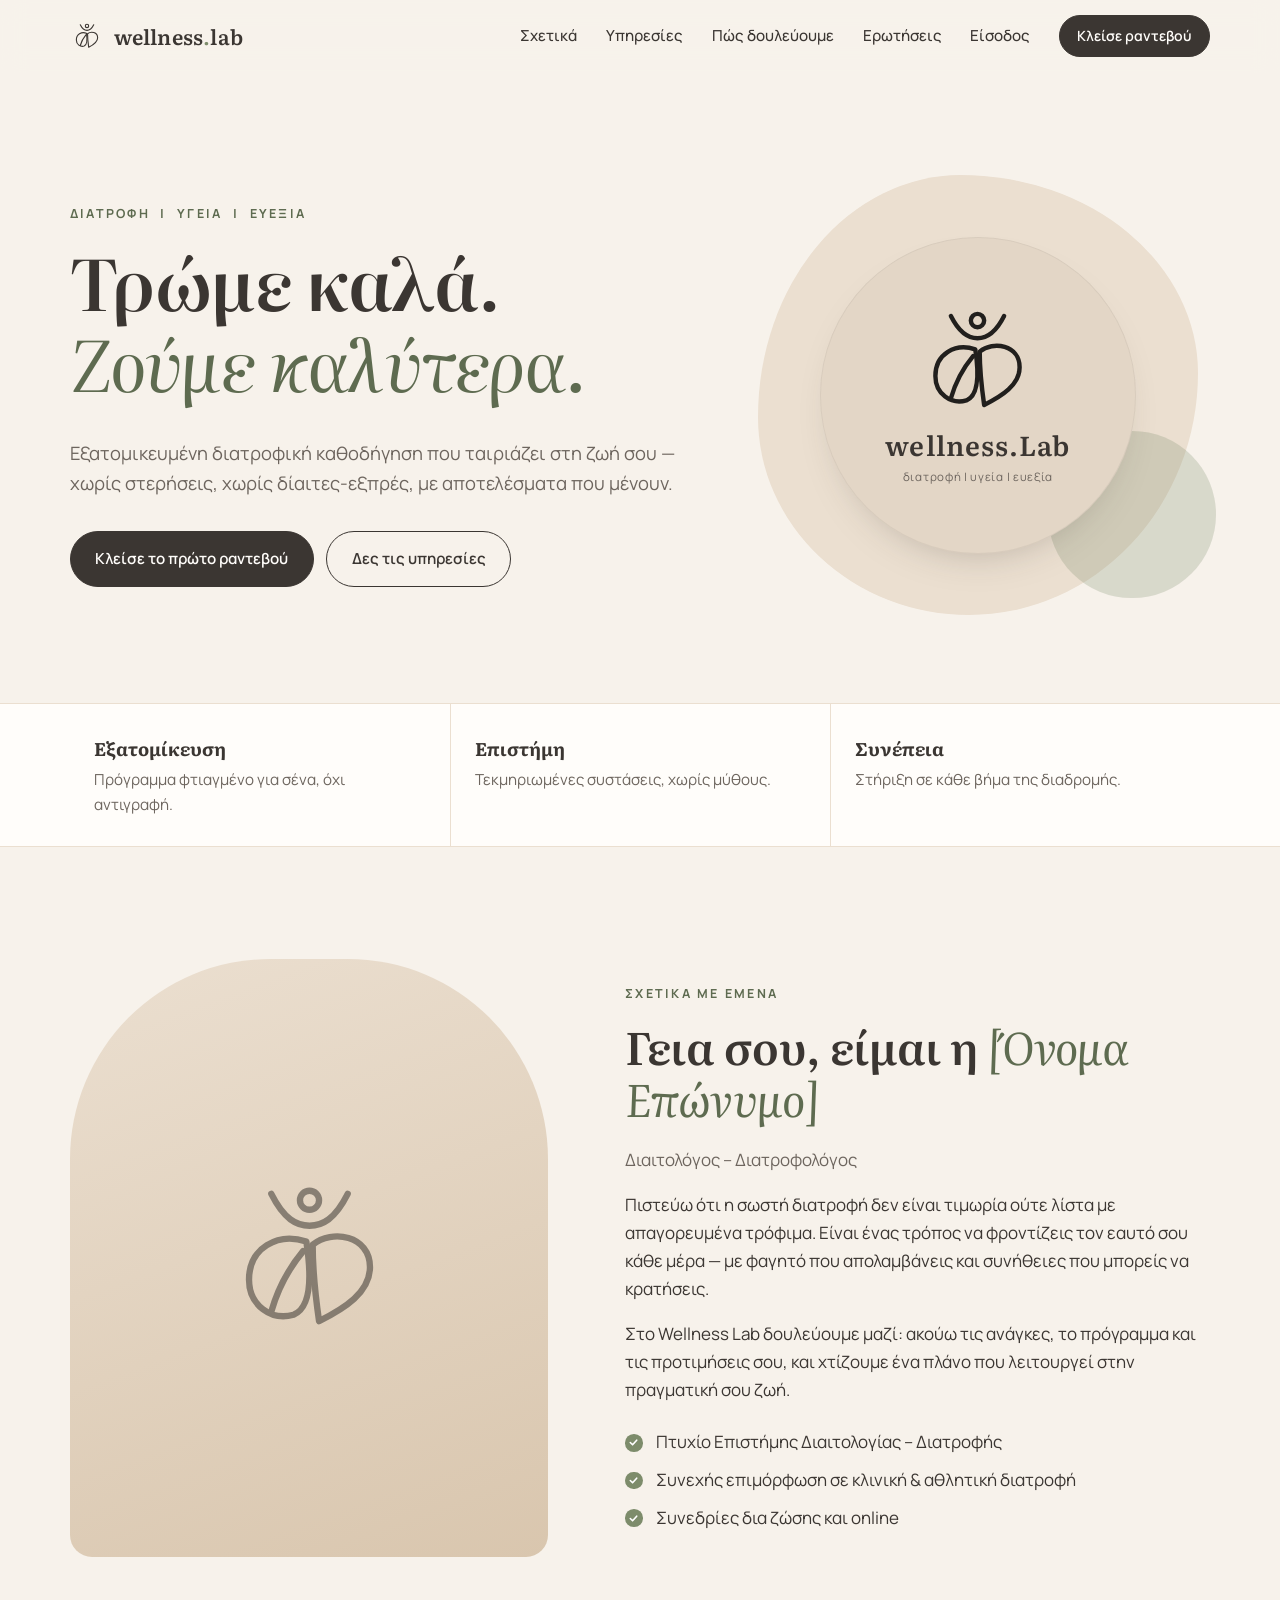
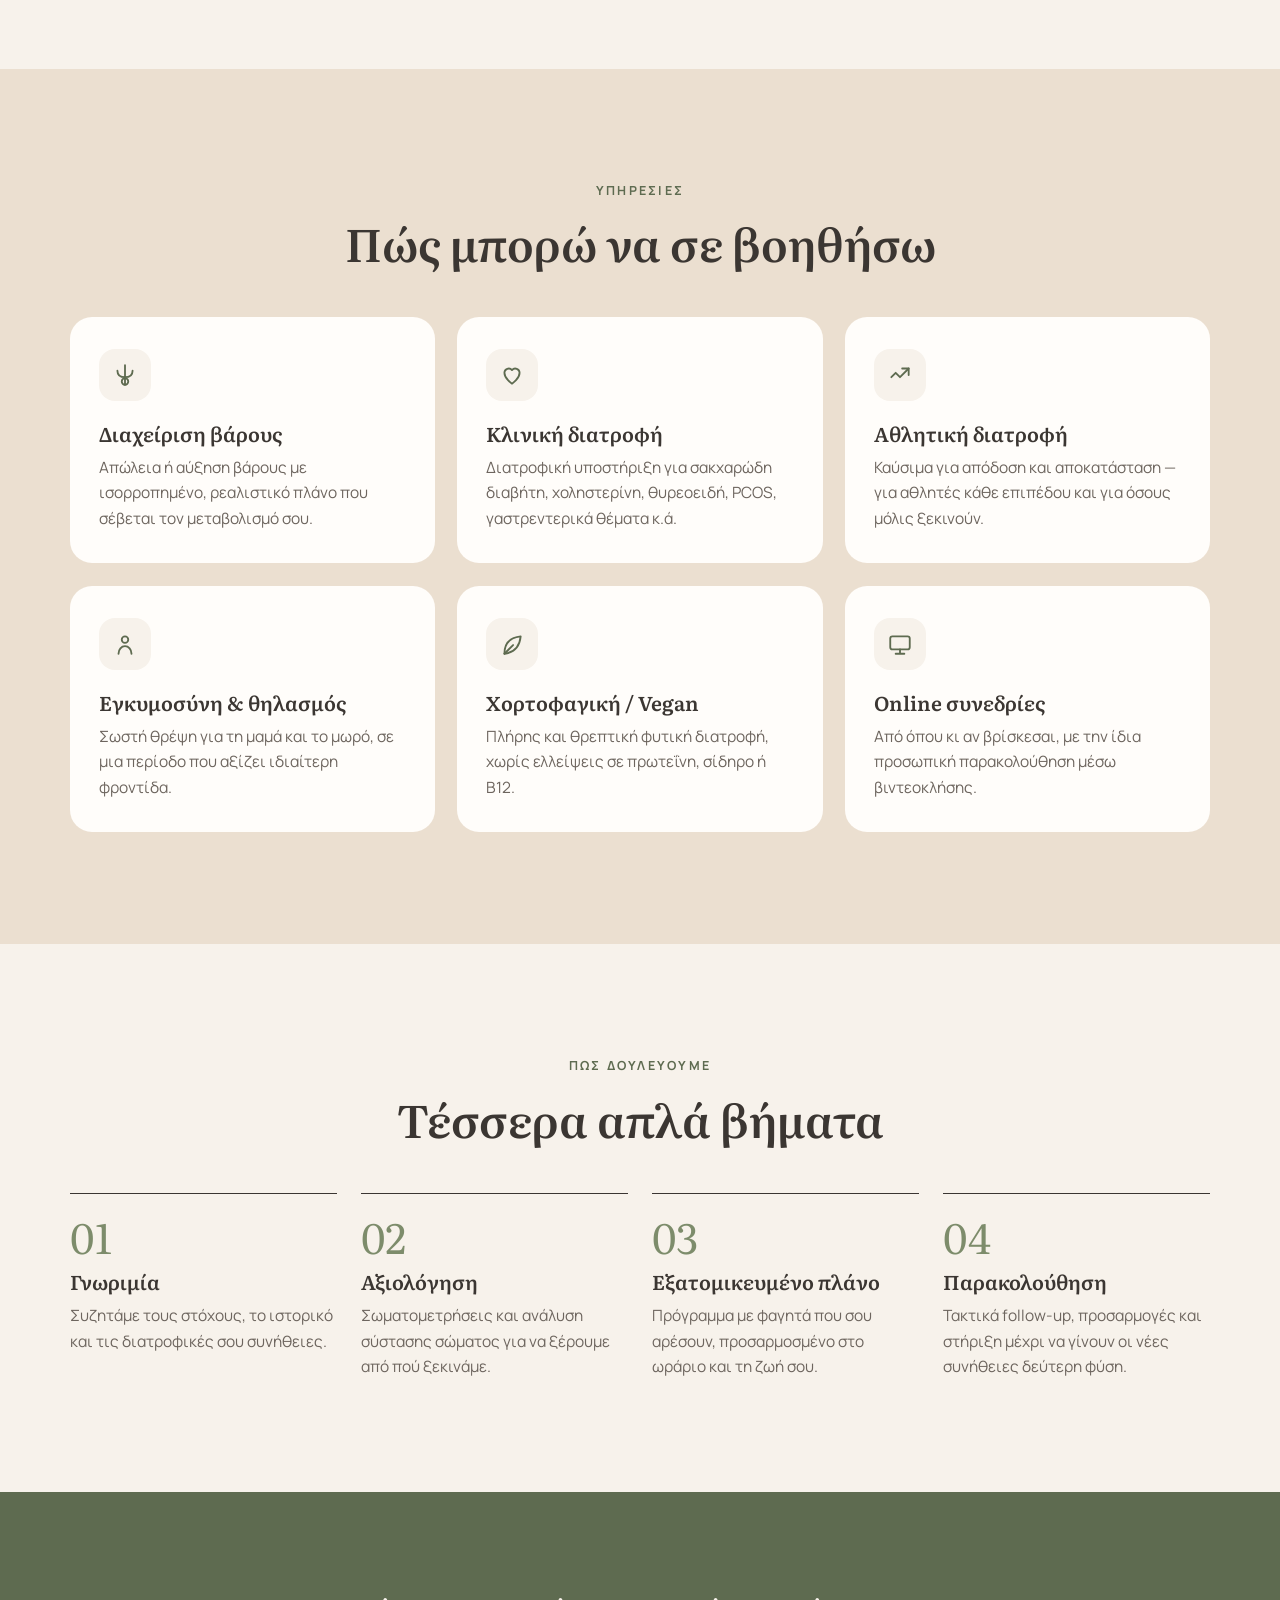
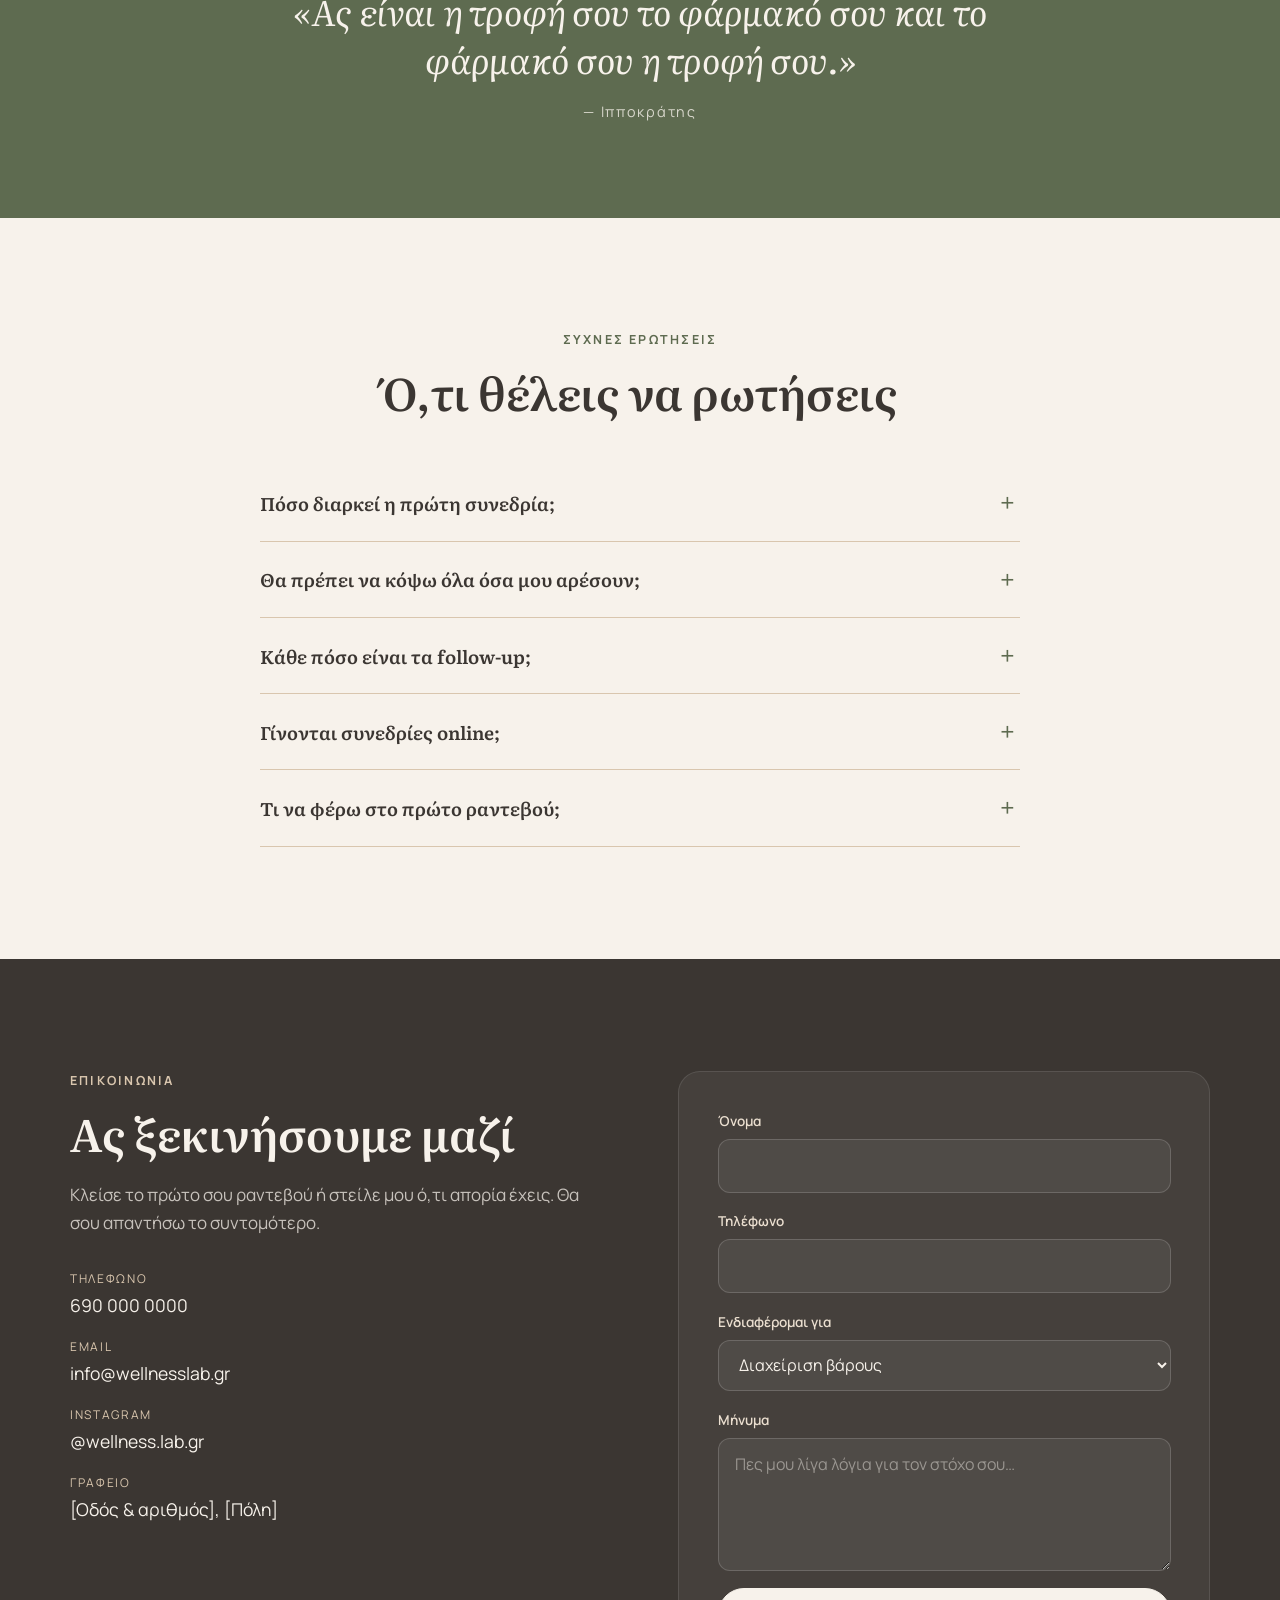
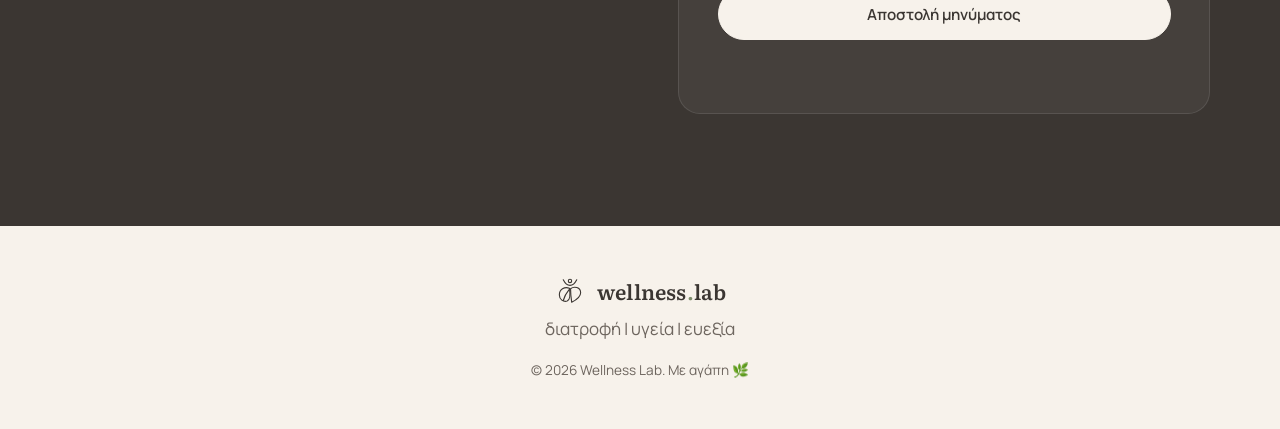
<file: index.html>
<!doctype html>
<html lang="el">
<head>
  <meta charset="utf-8">
  <meta name="viewport" content="width=device-width, initial-scale=1">
  <title>Wellness Lab · Διατροφή, Υγεία, Ευεξία</title>
  <meta name="description" content="Wellness Lab — εξατομικευμένα προγράμματα διατροφής, με σεβασμό στον άνθρωπο, την υγεία και την καθημερινότητά σου.">
  <meta property="og:title" content="Wellness Lab · Διατροφή, Υγεία, Ευεξία">
  <meta property="og:description" content="Εξατομικευμένα προγράμματα διατροφής, χωρίς στερήσεις και δίαιτες-εξπρές.">
  <meta property="og:type" content="website">
  <meta name="theme-color" content="#F3ECE3">
  <link rel="icon" href="assets/logo.svg" type="image/svg+xml">
  <link rel="preconnect" href="https://fonts.googleapis.com">
  <link rel="preconnect" href="https://fonts.gstatic.com" crossorigin>
  <link href="https://fonts.googleapis.com/css2?family=Literata:ital,opsz,wght@0,7..72,400;0,7..72,600;1,7..72,400&family=Manrope:wght@400;500;600;700&display=swap" rel="stylesheet">
  <link rel="stylesheet" href="styles.css">
</head>
<body>

  <header class="nav" id="top">
    <div class="wrap nav__inner">
      <a href="#top" class="brand" aria-label="Wellness Lab — αρχή σελίδας">
        <span class="brand__mark" aria-hidden="true"></span>
        <span class="brand__text">wellness<span>.</span>lab</span>
      </a>
      <button class="nav__toggle" aria-expanded="false" aria-controls="menu" aria-label="Μενού">
        <span></span><span></span>
      </button>
      <nav id="menu" class="nav__menu">
        <a href="#about">Σχετικά</a>
        <a href="#services">Υπηρεσίες</a>
        <a href="#process">Πώς δουλεύουμε</a>
        <a href="#faq">Ερωτήσεις</a>
        <a href="app/">Είσοδος</a>
        <a href="#contact" class="btn btn--small">Κλείσε ραντεβού</a>
      </nav>
    </div>
  </header>

  <main>

    <!-- HERO -->
    <section class="hero">
      <div class="wrap hero__inner">
        <div class="hero__copy reveal">
          <p class="eyebrow">διατροφή &nbsp;|&nbsp; υγεία &nbsp;|&nbsp; ευεξία</p>
          <h1>Τρώμε καλά.<br><em>Ζούμε καλύτερα.</em></h1>
          <p class="lead">Εξατομικευμένη διατροφική καθοδήγηση που ταιριάζει στη ζωή σου — χωρίς στερήσεις, χωρίς δίαιτες-εξπρές, με αποτελέσματα που μένουν.</p>
          <div class="hero__cta">
            <a href="#contact" class="btn">Κλείσε το πρώτο ραντεβού</a>
            <a href="#services" class="btn btn--ghost">Δες τις υπηρεσίες</a>
          </div>
        </div>
        <div class="hero__art reveal" aria-hidden="true">
          <div class="blob blob--a"></div>
          <div class="blob blob--b"></div>
          <div class="hero__badge">
            <img src="assets/logo.svg" alt="">
            <span>wellness.Lab</span>
            <small>διατροφή | υγεία | ευεξία</small>
          </div>
        </div>
      </div>
    </section>

    <!-- VALUES STRIP -->
    <section class="strip">
      <div class="wrap strip__inner">
        <div><strong>Εξατομίκευση</strong><span>Πρόγραμμα φτιαγμένο για σένα, όχι αντιγραφή.</span></div>
        <div><strong>Επιστήμη</strong><span>Τεκμηριωμένες συστάσεις, χωρίς μύθους.</span></div>
        <div><strong>Συνέπεια</strong><span>Στήριξη σε κάθε βήμα της διαδρομής.</span></div>
      </div>
    </section>

    <!-- ABOUT -->
    <section class="section" id="about">
      <div class="wrap about">
        <div class="about__photo reveal">
          <!-- ΑΛΛΑΞΕ: βάλε φωτογραφία της στο assets/photo.jpg και αντικατέστησε το div με: <img src="assets/photo.jpg" alt="..."> -->
          <div class="photo-placeholder">
            <img src="assets/logo.svg" alt="">
          </div>
        </div>
        <div class="about__copy reveal">
          <p class="eyebrow">Σχετικά με εμένα</p>
          <!-- ΑΛΛΑΞΕ: όνομα & τίτλος -->
          <h2>Γεια σου, είμαι η <em>[Όνομα Επώνυμο]</em></h2>
          <p class="muted">Διαιτολόγος – Διατροφολόγος</p>
          <p>Πιστεύω ότι η σωστή διατροφή δεν είναι τιμωρία ούτε λίστα με απαγορευμένα τρόφιμα. Είναι ένας τρόπος να φροντίζεις τον εαυτό σου κάθε μέρα — με φαγητό που απολαμβάνεις και συνήθειες που μπορείς να κρατήσεις.</p>
          <p>Στο Wellness Lab δουλεύουμε μαζί: ακούω τις ανάγκες, το πρόγραμμα και τις προτιμήσεις σου, και χτίζουμε ένα πλάνο που λειτουργεί στην πραγματική σου ζωή.</p>
          <ul class="checks">
            <li>Πτυχίο Επιστήμης Διαιτολογίας – Διατροφής</li>
            <li>Συνεχής επιμόρφωση σε κλινική & αθλητική διατροφή</li>
            <li>Συνεδρίες δια ζώσης και online</li>
          </ul>
        </div>
      </div>
    </section>

    <!-- SERVICES -->
    <section class="section section--tint" id="services">
      <div class="wrap">
        <div class="section__head reveal">
          <p class="eyebrow">Υπηρεσίες</p>
          <h2>Πώς μπορώ να σε βοηθήσω</h2>
        </div>
        <div class="cards">
          <article class="card reveal">
            <div class="card__icon" aria-hidden="true">
              <svg viewBox="0 0 24 24"><path d="M12 3v18M5 8c0 4 3 6 7 6s7-2 7-6"/><circle cx="12" cy="18" r="3"/></svg>
            </div>
            <h3>Διαχείριση βάρους</h3>
            <p>Απώλεια ή αύξηση βάρους με ισορροπημένο, ρεαλιστικό πλάνο που σέβεται τον μεταβολισμό σου.</p>
          </article>
          <article class="card reveal">
            <div class="card__icon" aria-hidden="true">
              <svg viewBox="0 0 24 24"><path d="M12 20s-7-4.5-7-10a4 4 0 0 1 7-2.6A4 4 0 0 1 19 10c0 5.5-7 10-7 10z"/></svg>
            </div>
            <h3>Κλινική διατροφή</h3>
            <p>Διατροφική υποστήριξη για σακχαρώδη διαβήτη, χοληστερίνη, θυρεοειδή, PCOS, γαστρεντερικά θέματα κ.ά.</p>
          </article>
          <article class="card reveal">
            <div class="card__icon" aria-hidden="true">
              <svg viewBox="0 0 24 24"><path d="M4 14l4-4 4 4 8-8"/><path d="M14 6h6v6"/></svg>
            </div>
            <h3>Αθλητική διατροφή</h3>
            <p>Καύσιμα για απόδοση και αποκατάσταση — για αθλητές κάθε επιπέδου και για όσους μόλις ξεκινούν.</p>
          </article>
          <article class="card reveal">
            <div class="card__icon" aria-hidden="true">
              <svg viewBox="0 0 24 24"><circle cx="12" cy="8" r="3"/><path d="M6 21c0-4 2.7-7 6-7s6 3 6 7"/></svg>
            </div>
            <h3>Εγκυμοσύνη & θηλασμός</h3>
            <p>Σωστή θρέψη για τη μαμά και το μωρό, σε μια περίοδο που αξίζει ιδιαίτερη φροντίδα.</p>
          </article>
          <article class="card reveal">
            <div class="card__icon" aria-hidden="true">
              <svg viewBox="0 0 24 24"><path d="M5 21c0-9 5-15 15-16-1 10-7 15-15 16z"/><path d="M5 21l8-8"/></svg>
            </div>
            <h3>Χορτοφαγική / Vegan</h3>
            <p>Πλήρης και θρεπτική φυτική διατροφή, χωρίς ελλείψεις σε πρωτεΐνη, σίδηρο ή B12.</p>
          </article>
          <article class="card reveal">
            <div class="card__icon" aria-hidden="true">
              <svg viewBox="0 0 24 24"><rect x="3" y="5" width="18" height="12" rx="2"/><path d="M8 21h8M12 17v4"/></svg>
            </div>
            <h3>Online συνεδρίες</h3>
            <p>Από όπου κι αν βρίσκεσαι, με την ίδια προσωπική παρακολούθηση μέσω βιντεοκλήσης.</p>
          </article>
        </div>
      </div>
    </section>

    <!-- PROCESS -->
    <section class="section" id="process">
      <div class="wrap">
        <div class="section__head reveal">
          <p class="eyebrow">Πώς δουλεύουμε</p>
          <h2>Τέσσερα απλά βήματα</h2>
        </div>
        <ol class="steps">
          <li class="reveal">
            <span class="steps__num">01</span>
            <h3>Γνωριμία</h3>
            <p>Συζητάμε τους στόχους, το ιστορικό και τις διατροφικές σου συνήθειες.</p>
          </li>
          <li class="reveal">
            <span class="steps__num">02</span>
            <h3>Αξιολόγηση</h3>
            <p>Σωματομετρήσεις και ανάλυση σύστασης σώματος για να ξέρουμε από πού ξεκινάμε.</p>
          </li>
          <li class="reveal">
            <span class="steps__num">03</span>
            <h3>Εξατομικευμένο πλάνο</h3>
            <p>Πρόγραμμα με φαγητά που σου αρέσουν, προσαρμοσμένο στο ωράριο και τη ζωή σου.</p>
          </li>
          <li class="reveal">
            <span class="steps__num">04</span>
            <h3>Παρακολούθηση</h3>
            <p>Τακτικά follow-up, προσαρμογές και στήριξη μέχρι να γίνουν οι νέες συνήθειες δεύτερη φύση.</p>
          </li>
        </ol>
      </div>
    </section>

    <!-- QUOTE -->
    <section class="quote">
      <div class="wrap">
        <blockquote class="reveal">
          «Ας είναι η τροφή σου το φάρμακό σου και το φάρμακό σου η τροφή σου.»
          <cite>— Ιπποκράτης</cite>
        </blockquote>
      </div>
    </section>

    <!-- FAQ -->
    <section class="section" id="faq">
      <div class="wrap faq">
        <div class="section__head reveal">
          <p class="eyebrow">Συχνές ερωτήσεις</p>
          <h2>Ό,τι θέλεις να ρωτήσεις</h2>
        </div>
        <div class="faq__list">
          <details class="reveal">
            <summary>Πόσο διαρκεί η πρώτη συνεδρία;</summary>
            <p>Περίπου 45–60 λεπτά. Γνωριζόμαστε, κάνουμε μετρήσεις και θέτουμε μαζί τους στόχους. Οι επόμενες επισκέψεις διαρκούν περίπου 20–30 λεπτά.</p>
          </details>
          <details class="reveal">
            <summary>Θα πρέπει να κόψω όλα όσα μου αρέσουν;</summary>
            <p>Όχι. Ο στόχος είναι ένα πρόγραμμα που μπορείς να ακολουθήσεις μακροπρόθεσμα, οπότε τα αγαπημένα σου φαγητά έχουν θέση σε αυτό.</p>
          </details>
          <details class="reveal">
            <summary>Κάθε πόσο είναι τα follow-up;</summary>
            <p>Συνήθως κάθε 1–2 εβδομάδες στην αρχή, και πιο αραιά όσο προχωράμε. Εξαρτάται πάντα από τους στόχους σου.</p>
          </details>
          <details class="reveal">
            <summary>Γίνονται συνεδρίες online;</summary>
            <p>Ναι! Οι online συνεδρίες γίνονται μέσω βιντεοκλήσης και έχουν την ίδια δομή και παρακολούθηση με τις δια ζώσης.</p>
          </details>
          <details class="reveal">
            <summary>Τι να φέρω στο πρώτο ραντεβού;</summary>
            <p>Πρόσφατες αιματολογικές εξετάσεις (αν έχεις) και μια ιδέα για το τι τρως σε μια τυπική μέρα. Τα υπόλοιπα τα βλέπουμε μαζί.</p>
          </details>
        </div>
      </div>
    </section>

    <!-- CONTACT -->
    <section class="section section--dark" id="contact">
      <div class="wrap contact">
        <div class="contact__copy reveal">
          <p class="eyebrow">Επικοινωνία</p>
          <h2>Ας ξεκινήσουμε μαζί</h2>
          <p>Κλείσε το πρώτο σου ραντεβού ή στείλε μου ό,τι απορία έχεις. Θα σου απαντήσω το συντομότερο.</p>
          <!-- ΑΛΛΑΞΕ: τηλέφωνο, email, διεύθυνση -->
          <ul class="contact__list">
            <li>
              <span>Τηλέφωνο</span>
              <a href="tel:+306900000000">690 000 0000</a>
            </li>
            <li>
              <span>Email</span>
              <a href="mailto:info@wellnesslab.gr">info@wellnesslab.gr</a>
            </li>
            <li>
              <span>Instagram</span>
              <a href="https://www.instagram.com/wellness.lab.gr/" target="_blank" rel="noopener">@wellness.lab.gr</a>
            </li>
            <li>
              <span>Γραφείο</span>
              <span>[Οδός & αριθμός], [Πόλη]</span>
            </li>
          </ul>
        </div>

        <form class="form reveal" id="contact-form" novalidate>
          <div class="form__row">
            <label for="f-name">Όνομα</label>
            <input id="f-name" name="name" type="text" autocomplete="name" required>
          </div>
          <div class="form__row">
            <label for="f-phone">Τηλέφωνο</label>
            <input id="f-phone" name="phone" type="tel" autocomplete="tel">
          </div>
          <div class="form__row">
            <label for="f-topic">Ενδιαφέρομαι για</label>
            <select id="f-topic" name="topic">
              <option>Διαχείριση βάρους</option>
              <option>Κλινική διατροφή</option>
              <option>Αθλητική διατροφή</option>
              <option>Εγκυμοσύνη & θηλασμός</option>
              <option>Χορτοφαγική / Vegan</option>
              <option>Online συνεδρία</option>
              <option>Κάτι άλλο</option>
            </select>
          </div>
          <div class="form__row">
            <label for="f-msg">Μήνυμα</label>
            <textarea id="f-msg" name="message" rows="4" placeholder="Πες μου λίγα λόγια για τον στόχο σου…"></textarea>
          </div>
          <button type="submit" class="btn btn--light">Αποστολή μηνύματος</button>
          <p class="form__note" id="form-note" role="status"></p>
        </form>
      </div>
    </section>

  </main>

  <footer class="footer">
    <div class="wrap footer__inner">
      <a href="#top" class="brand">
        <span class="brand__mark" aria-hidden="true"></span>
        <span class="brand__text">wellness<span>.</span>lab</span>
      </a>
      <p>διατροφή | υγεία | ευεξία</p>
      <p class="footer__small">© <span id="year"></span> Wellness Lab. Με αγάπη 🌿</p>
    </div>
  </footer>

  <script src="script.js"></script>
</body>
</html>
</file>
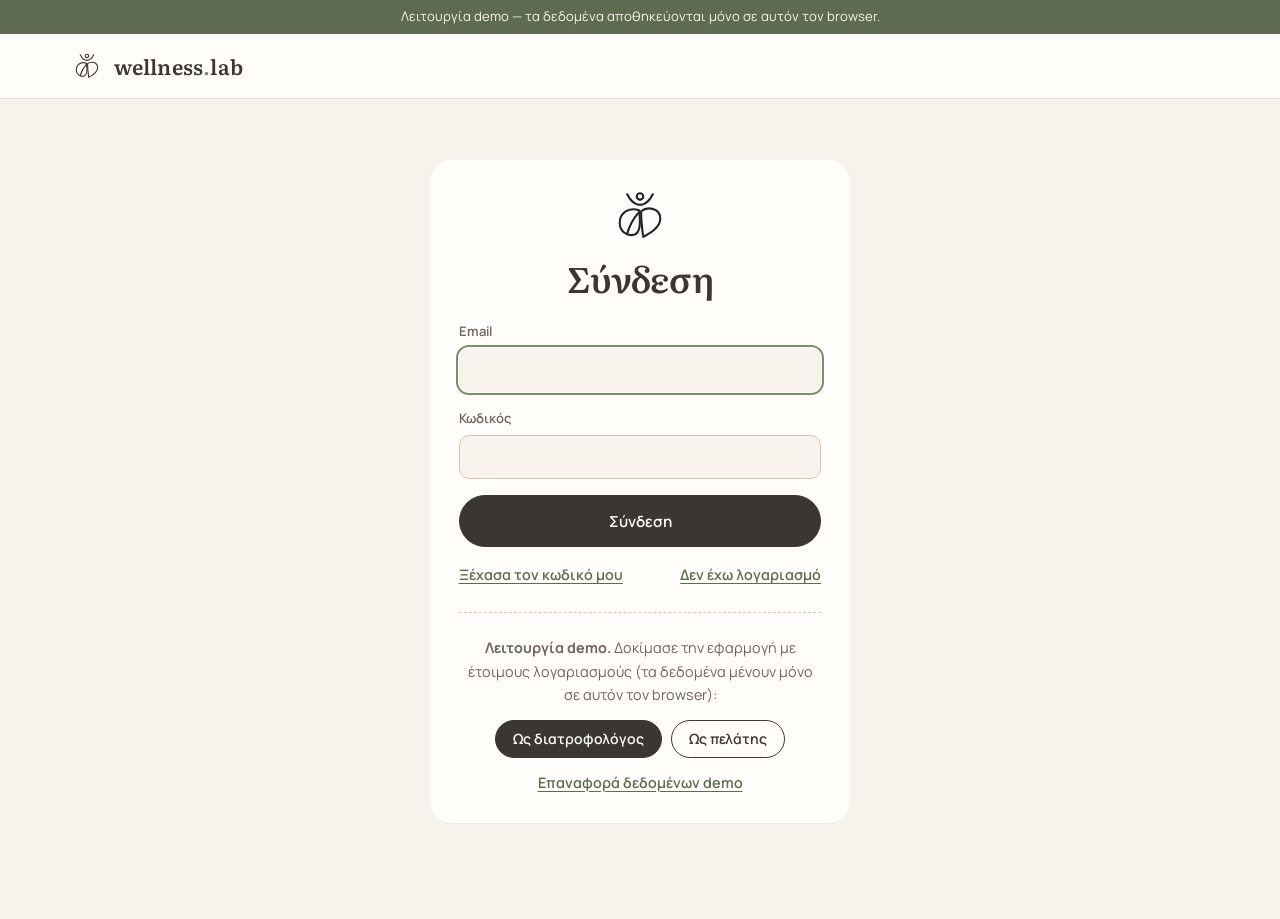
<file: app/index.html>
<!doctype html>
<html lang="el">
<head>
  <meta charset="utf-8">
  <meta name="viewport" content="width=device-width, initial-scale=1">
  <title>Wellness Lab · Το πρόγραμμά μου</title>
  <meta name="robots" content="noindex">
  <meta name="theme-color" content="#F3ECE3">
  <link rel="icon" href="../assets/logo.svg" type="image/svg+xml">
  <link rel="preconnect" href="https://fonts.googleapis.com">
  <link rel="preconnect" href="https://fonts.gstatic.com" crossorigin>
  <link href="https://fonts.googleapis.com/css2?family=Literata:ital,opsz,wght@0,7..72,400;0,7..72,600;1,7..72,400&family=Manrope:wght@400;500;600;700&display=swap" rel="stylesheet">
  <link rel="stylesheet" href="../styles.css">
  <link rel="stylesheet" href="app.css">
</head>
<body class="app-body">
  <div class="demo-banner">Λειτουργία demo — τα δεδομένα αποθηκεύονται μόνο σε αυτόν τον browser.</div>
  <header class="app-nav">
    <div class="wrap app-nav__inner">
      <a href="../" class="brand" aria-label="Wellness Lab — αρχική σελίδα">
        <span class="brand__mark" aria-hidden="true"></span>
        <span class="brand__text">wellness<span>.</span>lab</span>
      </a>
      <div id="user-box" class="user-box"></div>
    </div>
  </header>
  <main id="app" class="wrap app-main">
    <p class="loading">Φόρτωση…</p>
  </main>
  <noscript><p class="wrap">Για την εφαρμογή χρειάζεται να είναι ενεργοποιημένη η JavaScript.</p></noscript>
  <script src="config.js"></script>
  <script type="module" src="js/main.js"></script>
</body>
</html>
</file>
<file: styles.css>
:root {
  --cream: #F7F2EB;
  --sand: #EBDFD0;
  --sand-deep: #D9C6AE;
  --sage: #7D8C6B;
  --sage-deep: #5E6B50;
  --ink: #3B3632;
  --ink-soft: #6D655E;
  --white: #FFFDFA;
  --radius: 22px;
  --shadow: 0 18px 40px -24px rgba(59, 54, 50, .35);
  --serif: "Literata", Georgia, serif;
  --sans: "Manrope", system-ui, -apple-system, "Segoe UI", sans-serif;
}

*, *::before, *::after { box-sizing: border-box; }
html { scroll-behavior: smooth; scroll-padding-top: 80px; }
body {
  margin: 0;
  font-family: var(--sans);
  font-size: 17px;
  line-height: 1.65;
  color: var(--ink);
  background: var(--cream);
  -webkit-font-smoothing: antialiased;
}
img { max-width: 100%; display: block; }
a { color: inherit; }
h1, h2, h3 { font-family: var(--serif); font-weight: 600; line-height: 1.15; margin: 0 0 .5em; }
h1 { font-size: clamp(2.5rem, 6vw, 4.4rem); letter-spacing: -.01em; }
h2 { font-size: clamp(1.9rem, 4vw, 2.8rem); }
h3 { font-size: 1.25rem; }
em { font-style: italic; color: var(--sage-deep); font-weight: 400; }
p { margin: 0 0 1em; }

.wrap { width: min(1140px, 100% - 32px); margin-inline: auto; }

.eyebrow {
  font-size: .78rem;
  font-weight: 700;
  letter-spacing: .18em;
  text-transform: uppercase;
  color: var(--sage-deep);
  margin-bottom: 1rem;
}
.muted { color: var(--ink-soft); }
.lead { font-size: 1.15rem; color: var(--ink-soft); max-width: 34em; }

/* Buttons */
.btn {
  display: inline-flex; align-items: center; justify-content: center;
  padding: .95em 1.6em;
  border-radius: 999px;
  background: var(--ink);
  color: var(--white);
  text-decoration: none;
  font-weight: 600;
  font-size: .95rem;
  border: 1.5px solid var(--ink);
  cursor: pointer;
  transition: transform .2s ease, background .2s ease, color .2s ease;
  font-family: inherit;
}
.btn:hover { transform: translateY(-2px); background: var(--sage-deep); border-color: var(--sage-deep); }
.btn--ghost { background: transparent; color: var(--ink); }
.btn--ghost:hover { background: var(--ink); color: var(--white); border-color: var(--ink); }
.btn--small { padding: .6em 1.2em; font-size: .88rem; }
.btn--light { background: var(--cream); color: var(--ink); border-color: var(--cream); width: 100%; }
.btn--light:hover { background: var(--sand); border-color: var(--sand); }

/* Nav */
.nav {
  position: sticky; top: 0; z-index: 50;
  background: rgba(247, 242, 235, .85);
  backdrop-filter: blur(12px);
  -webkit-backdrop-filter: blur(12px);
  border-bottom: 1px solid transparent;
  transition: border-color .3s ease;
}
.nav.is-scrolled { border-bottom-color: var(--sand); }
.nav__inner { display: flex; align-items: center; justify-content: space-between; height: 72px; }
.brand { display: flex; align-items: center; gap: .6rem; text-decoration: none; }
.brand__mark {
  width: 34px; height: 30px;
  background: currentColor;
  -webkit-mask: url(assets/logo.svg) center / contain no-repeat;
  mask: url(assets/logo.svg) center / contain no-repeat;
}
.brand__text { font-family: var(--serif); font-weight: 600; font-size: 1.3rem; letter-spacing: .01em; }
.brand__text span { color: var(--sage); }
.nav__menu { display: flex; align-items: center; gap: 1.8rem; }
.nav__menu a:not(.btn) { text-decoration: none; font-weight: 500; font-size: .95rem; position: relative; }
.nav__menu a:not(.btn)::after {
  content: ""; position: absolute; left: 0; bottom: -4px; height: 1.5px; width: 100%;
  background: var(--sage); transform: scaleX(0); transform-origin: left; transition: transform .25s ease;
}
.nav__menu a:not(.btn):hover::after { transform: scaleX(1); }
.nav__toggle { display: none; background: none; border: 0; width: 44px; height: 44px; cursor: pointer; padding: 10px; }
.nav__toggle span { display: block; height: 2px; background: var(--ink); margin: 7px 0; transition: transform .3s ease; }
.nav__toggle[aria-expanded="true"] span:first-child { transform: translateY(4.5px) rotate(45deg); }
.nav__toggle[aria-expanded="true"] span:last-child { transform: translateY(-4.5px) rotate(-45deg); }

/* Hero */
.hero { padding: clamp(3rem, 8vw, 6.5rem) 0 clamp(3rem, 7vw, 5.5rem); overflow: hidden; }
.hero__inner { display: grid; grid-template-columns: 1.15fr .85fr; gap: 3rem; align-items: center; }
.hero__cta { display: flex; flex-wrap: wrap; gap: .8rem; margin-top: 2rem; }
.hero__art { position: relative; aspect-ratio: 1; max-width: 440px; justify-self: center; width: 100%; }
.blob { position: absolute; border-radius: 50%; }
.blob--a { inset: 0; background: var(--sand); border-radius: 46% 54% 52% 48% / 55% 45% 55% 45%; animation: morph 14s ease-in-out infinite; }
.blob--b { width: 38%; height: 38%; right: -4%; bottom: 4%; background: var(--sage); opacity: .25; animation: morph 10s ease-in-out infinite reverse; }
.hero__badge {
  position: absolute; inset: 14%;
  background: #E3D6C6;
  border-radius: 50%;
  display: flex; flex-direction: column; align-items: center; justify-content: center;
  color: var(--ink);
  box-shadow: inset 0 0 0 1px rgba(59,54,50,.06), var(--shadow);
  text-align: center;
}
.hero__badge img { width: 42%; opacity: .85; }
.hero__badge span { font-family: var(--serif); font-weight: 600; font-size: clamp(1.2rem, 3vw, 1.7rem); margin-top: .4rem; letter-spacing: .04em; }
.hero__badge small { font-size: .72rem; color: var(--ink-soft); letter-spacing: .06em; }
@keyframes morph {
  0%, 100% { border-radius: 46% 54% 52% 48% / 55% 45% 55% 45%; transform: rotate(0deg); }
  50% { border-radius: 55% 45% 40% 60% / 45% 58% 42% 55%; transform: rotate(8deg); }
}

/* Strip */
.strip { border-block: 1px solid var(--sand); background: var(--white); }
.strip__inner { display: grid; grid-template-columns: repeat(3, 1fr); }
.strip__inner > div { padding: 1.8rem 1.5rem; display: flex; flex-direction: column; gap: .2rem; }
.strip__inner > div + div { border-left: 1px solid var(--sand); }
.strip strong { font-family: var(--serif); font-size: 1.15rem; }
.strip span { color: var(--ink-soft); font-size: .95rem; }

/* Sections */
.section { padding: clamp(4rem, 9vw, 7rem) 0; }
.section--tint { background: var(--sand); }
.section--dark { background: var(--ink); color: var(--cream); }
.section--dark .eyebrow { color: var(--sand-deep); }
.section__head { text-align: center; max-width: 640px; margin: 0 auto 3rem; }

/* About */
.about { display: grid; grid-template-columns: .9fr 1.1fr; gap: clamp(2rem, 6vw, 5rem); align-items: center; }
.about__photo img:not(.photo-placeholder img), .photo-placeholder {
  border-radius: 200px 200px var(--radius) var(--radius);
  aspect-ratio: 4 / 5; width: 100%; object-fit: cover;
}
.photo-placeholder {
  background: linear-gradient(160deg, var(--sand) 0%, var(--sand-deep) 100%);
  display: grid; place-items: center;
}
.photo-placeholder img { width: 40%; opacity: .4; }
.checks { list-style: none; padding: 0; margin: 1.5rem 0 0; display: grid; gap: .6rem; }
.checks li { padding-left: 1.9rem; position: relative; }
.checks li::before {
  content: ""; position: absolute; left: 0; top: .35em; width: 1.1rem; height: 1.1rem; border-radius: 50%;
  background: var(--sage) url("data:image/svg+xml,%3Csvg xmlns='http://www.w3.org/2000/svg' viewBox='0 0 24 24' fill='none' stroke='white' stroke-width='3.5' stroke-linecap='round' stroke-linejoin='round'%3E%3Cpath d='M5 12l5 5 9-10'/%3E%3C/svg%3E") center / 65% no-repeat;
}

/* Cards */
.cards { display: grid; grid-template-columns: repeat(3, 1fr); gap: 1.4rem; }
.card {
  background: var(--white);
  border-radius: var(--radius);
  padding: 2rem 1.8rem;
  transition: transform .3s ease, box-shadow .3s ease;
}
.card:hover { transform: translateY(-6px); box-shadow: var(--shadow); }
.card p { color: var(--ink-soft); margin: 0; font-size: .97rem; }
.card__icon {
  width: 52px; height: 52px; border-radius: 16px; background: var(--cream);
  display: grid; place-items: center; margin-bottom: 1.3rem;
}
.card__icon svg { width: 26px; height: 26px; fill: none; stroke: var(--sage-deep); stroke-width: 1.7; stroke-linecap: round; stroke-linejoin: round; }

/* Steps */
.steps { list-style: none; padding: 0; margin: 0; display: grid; grid-template-columns: repeat(4, 1fr); gap: 1.5rem; counter-reset: s; }
.steps li { border-top: 1.5px solid var(--ink); padding-top: 1.4rem; }
.steps__num { font-family: var(--serif); font-size: 2.6rem; color: var(--sage); line-height: 1; display: block; margin-bottom: .8rem; }
.steps p { color: var(--ink-soft); font-size: .97rem; margin: 0; }

/* Quote */
.quote { background: var(--sage-deep); color: var(--cream); padding: clamp(3.5rem, 8vw, 6rem) 0; text-align: center; }
.quote blockquote { margin: 0 auto; max-width: 820px; font-family: var(--serif); font-style: italic; font-size: clamp(1.4rem, 3.4vw, 2.2rem); line-height: 1.35; }
.quote cite { display: block; margin-top: 1.2rem; font-family: var(--sans); font-style: normal; font-size: .9rem; letter-spacing: .12em; opacity: .8; }

/* FAQ */
.faq__list { max-width: 760px; margin: 0 auto; }
details { border-bottom: 1px solid var(--sand-deep); }
summary {
  list-style: none; cursor: pointer; padding: 1.4rem 2.5rem 1.4rem 0; position: relative;
  font-family: var(--serif); font-size: 1.15rem; font-weight: 600;
}
summary::-webkit-details-marker { display: none; }
summary::after {
  content: "+"; position: absolute; right: .3rem; top: 50%; transform: translateY(-50%);
  font-family: var(--sans); font-weight: 400; font-size: 1.6rem; color: var(--sage-deep); transition: transform .3s ease;
}
details[open] summary::after { transform: translateY(-50%) rotate(45deg); }
details p { color: var(--ink-soft); padding-right: 2.5rem; margin-bottom: 1.4rem; }

/* Contact */
.contact { display: grid; grid-template-columns: 1fr 1fr; gap: clamp(2rem, 6vw, 5rem); align-items: start; }
.contact__copy > p { color: rgba(247, 242, 235, .75); }
.contact__list { list-style: none; padding: 0; margin: 2rem 0 0; display: grid; gap: 1.1rem; }
.contact__list li { display: grid; gap: .1rem; }
.contact__list li > span:first-child { font-size: .75rem; letter-spacing: .14em; text-transform: uppercase; color: var(--sand-deep); }
.contact__list a, .contact__list li > span:last-child { font-size: 1.1rem; text-decoration: none; }
.contact__list a:hover { color: var(--sand-deep); }
.form { background: rgba(255, 255, 255, .05); border: 1px solid rgba(255, 255, 255, .1); border-radius: var(--radius); padding: clamp(1.5rem, 4vw, 2.4rem); }
.form__row { display: grid; gap: .4rem; margin-bottom: 1.1rem; }
.form label { font-size: .85rem; font-weight: 600; color: var(--sand); }
.form input, .form select, .form textarea {
  font: inherit; font-size: 1rem; color: var(--cream);
  background: rgba(255, 255, 255, .06);
  border: 1px solid rgba(255, 255, 255, .16);
  border-radius: 12px; padding: .8em 1em;
  transition: border-color .2s ease, background .2s ease;
}
.form select option { color: var(--ink); }
.form input:focus, .form select:focus, .form textarea:focus { outline: none; border-color: var(--sand-deep); background: rgba(255, 255, 255, .1); }
.form textarea { resize: vertical; }
.form textarea::placeholder { color: rgba(247, 242, 235, .45); }
.form .is-invalid { border-color: #E59A8A; }
.form__note { margin: .9rem 0 0; font-size: .9rem; color: var(--sand); min-height: 1.4em; }

/* Footer */
.footer { padding: 3rem 0; text-align: center; background: var(--cream); }
.footer__inner { display: grid; justify-items: center; gap: .4rem; }
.footer p { margin: 0; color: var(--ink-soft); }
.footer__small { font-size: .85rem; margin-top: .6rem !important; }

/* Reveal on scroll */
.reveal { opacity: 0; transform: translateY(24px); transition: opacity .8s ease, transform .8s ease; }
.reveal.is-visible { opacity: 1; transform: none; }
.no-js .reveal { opacity: 1; transform: none; }
@media (prefers-reduced-motion: reduce) {
  html { scroll-behavior: auto; }
  .reveal { opacity: 1; transform: none; transition: none; }
  .blob { animation: none; }
}

/* Responsive */
@media (max-width: 960px) {
  .cards { grid-template-columns: repeat(2, 1fr); }
  .steps { grid-template-columns: repeat(2, 1fr); row-gap: 2.5rem; }
}
@media (max-width: 820px) {
  .nav__toggle { display: block; }
  .nav__menu {
    position: absolute; top: 72px; left: 0; right: 0;
    flex-direction: column; align-items: stretch; gap: 0;
    background: var(--cream); border-bottom: 1px solid var(--sand);
    padding: .5rem 16px 1.2rem;
    clip-path: inset(0 0 100% 0); transition: clip-path .35s ease; pointer-events: none;
  }
  .nav__menu.is-open { clip-path: inset(0 0 0 0); pointer-events: auto; }
  .nav__menu a:not(.btn) { padding: .9rem 0; border-bottom: 1px solid var(--sand); }
  .nav__menu a:not(.btn)::after { display: none; }
  .nav__menu .btn { margin-top: 1rem; }
  .hero__inner, .about, .contact { grid-template-columns: 1fr; }
  .hero__art { max-width: 320px; order: -1; }
  .about__photo { max-width: 380px; margin-inline: auto; width: 100%; }
  .strip__inner { grid-template-columns: 1fr; }
  .strip__inner > div + div { border-left: 0; border-top: 1px solid var(--sand); }
}
@media (max-width: 560px) {
  body { font-size: 16px; }
  .cards, .steps { grid-template-columns: 1fr; }
  .hero__cta .btn { width: 100%; }
}
</file>
<file: app/app.css>
/* Εφαρμογή (admin & πελάτες) — βασίζεται στα tokens του ../styles.css */

.app-body { background: var(--cream); min-height: 100vh; }
.brand__mark { -webkit-mask-image: url(../assets/logo.svg); mask-image: url(../assets/logo.svg); }

.demo-banner { display: none; background: var(--sage-deep); color: var(--cream); text-align: center; font-size: .82rem; padding: .4rem 16px; }
.is-demo .demo-banner { display: block; }

.app-nav { background: var(--white); border-bottom: 1px solid var(--sand); position: sticky; top: 0; z-index: 40; }
.app-nav__inner { display: flex; align-items: center; justify-content: space-between; gap: 1rem; height: 64px; }
.user-box { display: flex; align-items: center; gap: .8rem; min-width: 0; }
.user-box__name { font-weight: 600; font-size: .92rem; white-space: nowrap; overflow: hidden; text-overflow: ellipsis; display: flex; align-items: center; gap: .4rem; }

.app-main { padding: 1.8rem 0 4rem; display: grid; gap: 1.4rem; }
.app-main h1 { font-size: clamp(1.6rem, 4vw, 2.2rem); margin: 0; }
.app-main h2 { font-size: 1.3rem; margin: 0 0 1rem; }
.app-main h3 { font-size: 1.05rem; margin: 0; }
.loading { text-align: center; color: var(--ink-soft); padding: 3rem 0; }

.panel { background: var(--white); border-radius: var(--radius); padding: clamp(1.1rem, 3vw, 1.8rem); box-shadow: 0 1px 0 rgba(59,54,50,.04); }
.panel__head { display: flex; justify-content: space-between; align-items: center; gap: 1rem; flex-wrap: wrap; margin-bottom: 1rem; }
.panel__head h2 { margin: 0; }
.panel.empty { text-align: center; padding: 3rem 1.5rem; }
.muted { color: var(--ink-soft); }
.hint { font-size: .85rem; color: var(--ink-soft); margin: .8rem 0 0; }
.error { color: #B4543F; font-size: .9rem; margin: 0; min-height: 1em; }
.error:empty { display: none; }
.success { background: #EEF2E8; color: var(--sage-deep); padding: 1rem; border-radius: 12px; }
.row { display: flex; gap: .6rem; flex-wrap: wrap; align-items: center; }
.chip { display: inline-block; font-size: .72rem; font-weight: 600; letter-spacing: .02em; background: var(--sand); color: var(--ink); border-radius: 999px; padding: .15em .7em; }
.btn--full { width: 100%; }
.btn:disabled { opacity: .45; cursor: not-allowed; transform: none; }
.link-btn { background: none; border: 0; padding: 0; color: var(--sage-deep); font: inherit; font-size: .9rem; font-weight: 600; cursor: pointer; text-decoration: underline; text-underline-offset: 3px; }
.link-btn:disabled { opacity: .45; cursor: not-allowed; }
.icon-btn { width: 40px; height: 40px; border-radius: 50%; border: 1px solid var(--sand-deep); background: var(--white); color: var(--ink); font-size: 1.25rem; line-height: 1; cursor: pointer; display: inline-grid; place-items: center; flex: none; }
.icon-btn:hover { background: var(--sand); }
.icon-btn--sm { width: 30px; height: 30px; font-size: .8rem; }

/* Πεδία φόρμας */
.app-main input:not([type=checkbox]), .app-main select, .app-main textarea {
  font: inherit; font-size: .95rem; color: var(--ink); background: var(--cream);
  border: 1px solid var(--sand-deep); border-radius: 10px; padding: .55em .75em; width: 100%; min-width: 0;
}
.app-main input:focus, .app-main select:focus, .app-main textarea:focus { outline: 2px solid var(--sage); outline-offset: 1px; border-color: transparent; }
.field { display: grid; gap: .35rem; }
.field > span { font-size: .82rem; font-weight: 600; color: var(--ink-soft); }
.field__input { position: relative; }
.field__input em { position: absolute; right: .8em; top: 50%; transform: translateY(-50%); font-style: normal; font-size: .8rem; color: var(--ink-soft); pointer-events: none; }
.field__input input { padding-right: 3em; }
.field__input--sm { width: 110px; flex: none; }

/* Toast */
.toast { position: fixed; left: 50%; bottom: 24px; transform: translate(-50%, 20px); background: var(--ink); color: var(--cream); padding: .75rem 1.2rem; border-radius: 12px; font-size: .9rem; opacity: 0; pointer-events: none; transition: .25s ease; z-index: 100; max-width: calc(100% - 32px); }
.toast.is-visible { opacity: 1; transform: translate(-50%, 0); }
.toast--error { background: #9C4433; }

/* Modal */
.modal { position: fixed; inset: 0; background: rgba(59,54,50,.45); display: grid; place-items: center; padding: 16px; z-index: 90; }
.modal__box { background: var(--white); border-radius: var(--radius); width: min(620px, 100%); max-height: 85vh; display: flex; flex-direction: column; overflow: hidden; }
.modal__head { display: flex; justify-content: space-between; align-items: center; padding: 1rem 1.2rem; border-bottom: 1px solid var(--sand); }
.modal__body { padding: 1rem 1.2rem 1.4rem; overflow: auto; }
.switch { display: flex; gap: .5rem; align-items: center; font-size: .9rem; margin-bottom: 1rem; cursor: pointer; }
.picker { display: grid; gap: .6rem; }
.picker__opt { text-align: left; font: inherit; color: inherit; background: var(--cream); border: 1.5px solid transparent; border-radius: 14px; padding: .8rem 1rem; cursor: pointer; display: grid; gap: .2rem; }
.picker__opt:hover { border-color: var(--sage); }
.picker__opt.is-current { border-color: var(--ink); }
.picker__tag { font-size: .75rem; font-weight: 700; letter-spacing: .06em; text-transform: uppercase; color: var(--sage-deep); }
.picker__items { font-size: .95rem; }
.picker__kcal { font-size: .82rem; color: var(--ink-soft); }

/* Auth */
.auth { display: grid; place-items: center; padding: 2rem 0; }
.auth__card { width: min(420px, 100%); text-align: center; }
.auth__logo { width: 64px; margin: 0 auto 1rem; opacity: .85; }
.auth__card h1 { margin-bottom: 1.4rem !important; }
.auth__form { display: grid; gap: 1rem; text-align: left; }
.auth__links { display: flex; justify-content: space-between; gap: 1rem; flex-wrap: wrap; }
.demo-box { margin-top: 1.6rem; padding-top: 1.4rem; border-top: 1px dashed var(--sand-deep); display: grid; gap: .8rem; justify-items: center; font-size: .9rem; color: var(--ink-soft); }
.demo-box p { margin: 0; }

/* Meters */
.meter { margin-bottom: 1.1rem; }
.meter__top { display: flex; justify-content: space-between; align-items: baseline; gap: .5rem; font-size: .9rem; }
.meter__label { font-weight: 600; }
.meter__value { color: var(--ink-soft); font-size: .85rem; }
.meter__value strong { color: var(--ink); font-size: 1rem; }
.meter__bar { height: 8px; background: var(--sand); border-radius: 99px; overflow: hidden; margin-top: .35rem; }
.meter__bar span { display: block; height: 100%; background: var(--sage); border-radius: inherit; transition: width .35s ease; }
.meter--over .meter__bar span { background: #C9785F; }
.meter__hint { font-size: .78rem; color: var(--ink-soft); margin-top: .25rem; }
.meter--over .meter__hint { color: #A85A43; }

/* Client */
.hello { display: grid; gap: 1rem; }
.note { background: var(--cream); border-left: 3px solid var(--sage); padding: .8rem 1rem; border-radius: 0 12px 12px 0; font-size: .95rem; }
.daybar { display: flex; justify-content: space-between; align-items: center; gap: 1rem; flex-wrap: wrap; }
.datenav { display: flex; align-items: center; gap: .8rem; }
.datenav__label { display: grid; text-align: center; min-width: 190px; }
.datenav__label strong { text-transform: capitalize; font-family: var(--serif); font-size: 1.15rem; }
.datenav__label > :last-child { font-size: .85rem; justify-self: center; }
.dayselect { display: flex; align-items: center; gap: .6rem; font-size: .9rem; font-weight: 600; white-space: nowrap; }
.dayselect select { width: auto; }
.client-grid { display: grid; grid-template-columns: 320px 1fr; gap: 1.4rem; align-items: start; }
.totals { position: sticky; top: 84px; }
.save-status { display: block; font-size: .8rem; color: var(--sage-deep); margin-top: .6rem; min-height: 1.2em; }
.meals { display: grid; gap: 1rem; }
.meal { background: var(--white); border-radius: var(--radius); padding: 1.1rem 1.3rem; border: 1px solid transparent; transition: opacity .2s ease, border-color .2s ease; }
.meal--done { background: #F1F4EC; border-color: #D5DEC8; }
.meal__head { display: flex; justify-content: space-between; align-items: flex-start; gap: 1rem; margin-bottom: .6rem; }
.meal__head > div { display: flex; align-items: center; gap: .6rem; flex-wrap: wrap; }
.meal__empty { margin: .4rem 0 .8rem; font-size: .92rem; }
.done-toggle { display: flex; align-items: center; gap: .4rem; font-size: .85rem; font-weight: 600; cursor: pointer; white-space: nowrap; }
.done-toggle input { width: 18px; height: 18px; accent-color: var(--sage-deep); }
.items { list-style: none; padding: 0; margin: 0; }
.item { display: grid; grid-template-columns: 1fr auto 72px; align-items: center; gap: .8rem; padding: .5rem 0; border-top: 1px solid var(--sand); }
.item--zero .item__name { text-decoration: line-through; color: var(--ink-soft); }
.item__name { font-size: .95rem; }
.item__kcal { font-size: .82rem; color: var(--ink-soft); text-align: right; white-space: nowrap; }
.stepper { display: flex; align-items: center; gap: .25rem; }
.stepper button { width: 32px; height: 32px; border-radius: 50%; border: 1px solid var(--sand-deep); background: var(--cream); font-size: 1.1rem; cursor: pointer; color: var(--ink); line-height: 1; }
.stepper button:hover:not(:disabled) { background: var(--sand); }
.stepper button:disabled { opacity: .4; cursor: not-allowed; }
.app-main .stepper input { width: 64px; text-align: center; padding: .35em .3em; -moz-appearance: textfield; }
.stepper input::-webkit-outer-spin-button, .stepper input::-webkit-inner-spin-button { -webkit-appearance: none; margin: 0; }
.stepper__unit { font-size: .8rem; color: var(--ink-soft); width: 2.2em; }
.meal__foot { display: flex; justify-content: space-between; align-items: center; gap: .8rem; flex-wrap: wrap; border-top: 1px solid var(--sand); padding-top: .8rem; margin-top: .2rem; }
.macros { font-size: .85rem; color: var(--ink-soft); }
.macros strong { color: var(--ink); }
.meal__actions { display: flex; align-items: center; gap: 1rem; }

/* Admin */
.tabs { display: flex; gap: .3rem; flex-wrap: wrap; }
.tabs button { font: inherit; font-size: .9rem; font-weight: 600; border: 1px solid var(--sand-deep); background: transparent; color: var(--ink); padding: .5em 1.1em; border-radius: 999px; cursor: pointer; }
.tabs button:hover { background: var(--sand); }
.tabs button.is-active { background: var(--ink); color: var(--white); border-color: var(--ink); }
.tabs--days { margin-bottom: 1.2rem; overflow-x: auto; flex-wrap: nowrap; padding-bottom: .3rem; }
.tabs--days button { white-space: nowrap; }
.admin-grid { display: grid; grid-template-columns: 280px 1fr; gap: 1.4rem; align-items: start; }
.clients { position: sticky; top: 84px; display: grid; gap: .8rem; }
.clients h2 { margin: 0 !important; }
.clients__list { list-style: none; margin: 0; padding: 0; display: grid; gap: .25rem; max-height: 50vh; overflow: auto; }
.clients__list button { width: 100%; text-align: left; font: inherit; color: inherit; background: none; border: 0; border-radius: 12px; padding: .6rem .8rem; cursor: pointer; display: grid; }
.clients__list button:hover { background: var(--cream); }
.clients__list button.is-active { background: var(--sand); }
.clients__list small { color: var(--ink-soft); font-size: .8rem; }
.invite { font-size: .85rem; background: var(--cream); padding: .9rem; border-radius: 14px; }
.invite p { margin: 0 0 .5rem; }
.copy { display: flex; gap: .4rem; }
.app-main .copy input { font-size: .78rem; background: var(--white); }
.client-detail { display: grid; gap: 1.4rem; min-width: 0; }
.client-head { display: flex; justify-content: space-between; align-items: flex-end; gap: 1rem; flex-wrap: wrap; }
.client-head p { margin: .2rem 0 0; }
.targets { display: grid; gap: 1rem; }
.targets__grid { display: grid; grid-template-columns: repeat(5, 1fr); gap: .8rem; }
.targets .btn { justify-self: start; }
.plan-grid { display: grid; grid-template-columns: 1fr 260px; gap: 1.4rem; align-items: start; }
.totals--inline { position: sticky; top: 84px; background: var(--cream); border-radius: var(--radius); padding: 1.2rem; }
.totals--inline h3 { margin-bottom: 1rem !important; }
.meal--edit { background: var(--cream); }
.meal--edit .meal__head { align-items: center; flex-wrap: wrap; }
.item--edit { grid-template-columns: 1fr auto 70px auto; border-top-color: var(--sand-deep); }
.add-item { margin-top: .6rem; }
.app-main .add-item select { border-style: dashed; background: transparent; color: var(--ink-soft); }
.table-wrap { overflow-x: auto; }
.table { width: 100%; border-collapse: collapse; font-size: .9rem; }
.table th { text-align: left; font-size: .75rem; letter-spacing: .06em; text-transform: uppercase; color: var(--ink-soft); padding: .5rem; border-bottom: 1px solid var(--sand-deep); white-space: nowrap; }
.table td { padding: .45rem .5rem; border-bottom: 1px solid var(--sand); }
.foods-table td:first-child { min-width: 220px; }
.foods-table select { min-width: 120px; }
.app-main .foods-table input[type=number] { width: 80px; }
.app-main .panel__head input[type=search] { width: 200px; }

@media (max-width: 1080px) {
  .plan-grid { grid-template-columns: 1fr; }
  .totals--inline { position: static; order: -1; }
  .targets__grid { grid-template-columns: repeat(3, 1fr); }
}
@media (max-width: 860px) {
  .client-grid, .admin-grid { grid-template-columns: 1fr; }
  .totals, .clients { position: static; }
  .clients__list { max-height: 240px; }
}
@media (max-width: 560px) {
  .user-box__name { display: none; }
  .datenav { width: 100%; justify-content: space-between; }
  .datenav__label { min-width: 0; }
  .dayselect { width: 100%; justify-content: space-between; }
  .item { grid-template-columns: 1fr auto; row-gap: .3rem; }
  .item__kcal { grid-column: 1 / -1; text-align: left; margin-top: -.2rem; }
  .item--edit { grid-template-columns: 1fr auto auto; }
  .item--edit .food-select { grid-column: 1 / -1; }
  .targets__grid { grid-template-columns: 1fr 1fr; }
  .meal { padding: 1rem; }
  .app-main .panel__head input[type=search] { width: 100%; }
}

/* Τα grid items να μη μεγαλώνουν πέρα από τη στήλη τους */
.app-main { grid-template-columns: minmax(0, 1fr); }
.app-main > *, .client-grid > *, .admin-grid > *, .plan-grid > *, .meals > * { min-width: 0; }

/* ───────────── v2 ───────────── */
.visually-hidden { position: absolute !important; width: 1px; height: 1px; overflow: hidden; clip: rect(0 0 0 0); white-space: nowrap; }
.chip--soft { background: var(--cream); color: var(--ink-soft); margin-left: .4rem; font-weight: 500; }
.warn { color: #9C4433; font-size: .88rem; margin: 0; }
.sub { font-family: var(--sans); font-size: .78rem !important; letter-spacing: .12em; text-transform: uppercase; color: var(--sage-deep); margin: .4rem 0 0 !important; }
.hello__top { display: flex; justify-content: space-between; align-items: flex-end; gap: 1rem; flex-wrap: wrap; }

/* Client items with swap button */
.item--client { grid-template-columns: 1fr auto 64px 30px; }
.swap-btn { font-size: .9rem; color: var(--sage-deep); }
.meal__title { margin: -.2rem 0 .5rem; font-family: var(--serif); font-style: italic; color: var(--sage-deep); }

/* Segmented control */
.seg { display: inline-flex; border: 1px solid var(--sand-deep); border-radius: 999px; padding: 3px; margin: .2rem 0 .8rem; }
.seg label { cursor: pointer; }
.seg input { position: absolute; opacity: 0; pointer-events: none; }
.seg span { display: block; padding: .4em 1em; border-radius: 999px; font-size: .88rem; font-weight: 600; }
.seg input:checked + span { background: var(--ink); color: var(--white); }
.seg input:focus-visible + span { outline: 2px solid var(--sage); }
.swap-head p { margin: 0 0 .6rem; font-size: .95rem; }
.picker__opt--row { display: flex; justify-content: space-between; align-items: center; gap: 1rem; }

/* Recipe */
.recipe__img { width: 100%; border-radius: 14px; margin-bottom: 1rem; max-height: 340px; object-fit: cover; }
.recipe__text { white-space: pre-line; margin: 0; }
.recipe-toggle { margin-top: .7rem; font-size: .85rem; }
.recipe-edit { display: grid; gap: .8rem; margin-top: .8rem; padding-top: .8rem; border-top: 1px dashed var(--sand-deep); }
.recipe-edit__photo { display: flex; align-items: center; gap: .8rem; flex-wrap: wrap; }
.recipe-edit__photo img { width: 96px; height: 72px; object-fit: cover; border-radius: 10px; }
.recipe-edit__photo label { cursor: pointer; }
.app-main .meal__title-input { background: transparent; border-style: dashed; font-size: .88rem; margin-bottom: .3rem; }

/* Water & notes */
.daylog { display: grid; grid-template-columns: 1fr 1fr; gap: 1.6rem; }
.daylog__head { display: flex; justify-content: space-between; align-items: baseline; gap: 1rem; }
.daylog__head h2 { margin: 0 !important; }
.daylog__head strong { color: var(--ink); }
.glasses { display: flex; flex-wrap: wrap; gap: .4rem; margin-top: .9rem; }
.glass { width: 34px; height: 44px; border: 2px solid #8FB0C4; border-top-width: 1px; border-radius: 4px 4px 10px 10px; background: transparent; cursor: pointer; padding: 3px; display: flex; align-items: flex-end; }
.glass span { display: block; width: 100%; height: 0; background: #8FB0C4; border-radius: 2px 2px 7px 7px; transition: height .25s ease; }
.glass.is-full span { height: 100%; }
.glass:hover span { height: 30%; }
.glass.is-full:hover span { height: 85%; }
.daylog__notes textarea { min-height: 96px; }

/* Shopping */
.week-label { min-width: 120px; text-align: center; font-family: var(--serif); }
.shop { columns: 2 280px; column-gap: 2rem; margin-top: 1rem; }
.shop__group { break-inside: avoid; margin-bottom: 1.2rem; }
.shop__group h3 { font-size: .78rem !important; font-family: var(--sans); letter-spacing: .12em; text-transform: uppercase; color: var(--sage-deep); margin-bottom: .4rem !important; }
.shop__group ul { list-style: none; margin: 0; padding: 0; }
.shop__item { display: grid; grid-template-columns: 22px 1fr auto; gap: .6rem; align-items: center; padding: .45rem 0; border-bottom: 1px solid var(--sand); cursor: pointer; }
.shop__item input { width: 18px; height: 18px; accent-color: var(--sage-deep); }
.shop__item.is-checked span { text-decoration: line-through; color: var(--ink-soft); }
.shop__amt { font-size: .88rem; color: var(--ink-soft); white-space: nowrap; }
.shop__actions { margin-top: 1rem; }

/* Progress & chart */
.metric-chips { display: flex; gap: .4rem; overflow-x: auto; padding-bottom: .4rem; margin-bottom: 1rem; }
.metric-chips button { font: inherit; font-size: .85rem; font-weight: 600; white-space: nowrap; border: 1px solid var(--sand-deep); background: transparent; color: var(--ink); border-radius: 999px; padding: .4em 1em; cursor: pointer; }
.metric-chips button.is-active { background: var(--ink); border-color: var(--ink); color: var(--white); }
.stat-row { display: grid; grid-template-columns: repeat(3, 1fr); gap: .8rem; margin-bottom: 1.2rem; }
.stat { background: var(--cream); border-radius: 14px; padding: .9rem 1rem; display: grid; gap: .1rem; }
.stat span { font-size: .78rem; color: var(--ink-soft); }
.stat strong { font-family: var(--serif); font-size: 1.5rem; font-weight: 600; }
.stat small { font-size: .78rem; color: var(--ink-soft); }
.chart-title { font-family: var(--sans) !important; font-size: .9rem !important; font-weight: 600; margin-bottom: .4rem !important; }
.chart { position: relative; width: 100%; touch-action: pan-y; }
.chart svg { display: block; width: 100%; height: auto; overflow: visible; }
.chart__grid { stroke: var(--sand); stroke-width: 1; }
.chart__axis { fill: var(--ink-soft); font-size: 11px; font-family: var(--sans); }
.chart__value { fill: var(--ink); font-size: 12px; font-weight: 700; font-family: var(--sans); }
.chart__cross { stroke: var(--ink-soft); stroke-width: 1; stroke-dasharray: 3 3; }
.chart__tip { position: absolute; transform: translate(12px, -50%); background: var(--ink); color: var(--cream); border-radius: 10px; padding: .5rem .7rem; font-size: .8rem; pointer-events: none; opacity: 0; transition: opacity .15s ease; display: grid; gap: .1rem; white-space: nowrap; z-index: 2; }
.chart__tip--left { transform: translate(calc(-100% - 12px), -50%); }
.chart__tip.is-visible { opacity: 1; }
.chart__tip strong { font-size: 1rem; }
.chart__tip-date, .chart__tip-diff { opacity: .8; }
.measure-table { margin-top: 1.2rem; }
.measure-table summary { cursor: pointer; font-weight: 600; font-size: .9rem; padding: .4rem 0; }
.measure-form { display: grid; gap: 1rem; }
.measure-form__grid { display: grid; grid-template-columns: repeat(auto-fill, minmax(150px, 1fr)); gap: .8rem; }
.measure-form .btn { justify-self: start; }

/* Import */
.mapping { margin: 1rem 0; }
.mapping summary { cursor: pointer; font-weight: 600; font-size: .9rem; }
.mapping__grid { display: grid; grid-template-columns: repeat(auto-fill, minmax(200px, 1fr)); gap: .7rem; margin-top: .8rem; }
.table tr.is-dup td { color: var(--ink-soft); }
.app-main .panel > textarea { margin-top: .8rem; font-size: .85rem; }
.panel > .btn { margin-top: 1rem; }

/* Suggestion */
.suggest { background: #EEF2E8; border-radius: 14px; padding: .9rem 1rem; display: flex; justify-content: space-between; align-items: center; gap: 1rem; flex-wrap: wrap; }
.suggest:has(> .hint:only-child) { background: var(--cream); }
.suggest .hint { margin: .2rem 0 0; }

/* Templates */
.plan-toolbar { display: flex; justify-content: space-between; align-items: center; gap: 1rem; flex-wrap: wrap; margin-bottom: 1.2rem; }
.plan-toolbar .tabs--days { margin-bottom: 0; }
.tpl-list { list-style: none; margin: 1rem 0 0; padding: 0; display: grid; gap: .5rem; }
.tpl { display: grid; grid-template-columns: minmax(0, 1fr) auto auto; gap: 1rem; align-items: center; background: var(--cream); border-radius: 14px; padding: .6rem .8rem; }
.app-main .tpl input { background: var(--white); font-weight: 600; }
.apply-tpl { display: grid; gap: .9rem; }
.apply-tpl .btn { justify-self: start; }
.diary__notes { max-width: 280px; font-size: .85rem; color: var(--ink-soft); }

@media (max-width: 860px) {
  .daylog { grid-template-columns: 1fr; }
}
@media (max-width: 560px) {
  .item--client { grid-template-columns: 1fr auto 30px; }
  .item--client .item__kcal { grid-column: 1 / -1; }
  .stat-row { grid-template-columns: 1fr 1fr; }
  .stat strong { font-size: 1.25rem; }
  .tpl { grid-template-columns: 1fr auto; }
  .tpl .muted { grid-column: 1 / -1; grid-row: 2; font-size: .82rem; }
}

/* ───────────── Εκτύπωση ───────────── */
#print-area { display: none; }
@media print {
  @page { margin: 14mm; }
  body.is-printing > *:not(#print-area) { display: none !important; }
  body.is-printing #print-area { display: block; font-family: var(--sans); color: #222; font-size: 10.5pt; }
  body.is-printing { background: #fff; }
  .print-head { display: flex; align-items: center; gap: 10px; border-bottom: 1px solid #ccc; padding-bottom: 8px; margin-bottom: 12px; }
  .print-head img { width: 34px; }
  .print-head div { display: grid; }
  .print-head strong { font-family: var(--serif); font-size: 14pt; }
  .print-head span { font-size: 8.5pt; color: #666; }
  #print-area h1 { font-family: var(--serif); font-size: 17pt; margin: 0 0 6px; }
  #print-area h2 { font-family: var(--serif); font-size: 13pt; margin: 14px 0 6px; }
  #print-area h2 small { font-family: var(--sans); font-size: 9pt; color: #666; font-weight: 400; }
  .print-targets { font-weight: 600; }
  .print-note { background: #f4f1ec; padding: 6px 10px; border-left: 3px solid #7D8C6B; }
  .print-day { break-inside: avoid; }
  .print-day table { width: 100%; border-collapse: collapse; }
  .print-day th, .print-day td { border-bottom: 1px solid #ddd; padding: 5px 6px; vertical-align: top; text-align: left; }
  .print-day th { width: 110px; font-weight: 600; }
  .print-day td.num { width: 70px; text-align: right; color: #555; white-space: nowrap; }
  .print-day ul, .print-shop ul { margin: 0; padding-left: 16px; }
  .print-day td strong { display: block; font-style: italic; }
  .print-recipes { break-before: page; }
  .print-recipe { break-inside: avoid; margin-bottom: 12px; }
  .print-recipe h3 { font-size: 11.5pt; margin: 0 0 4px; }
  .print-recipe img { max-width: 220px; max-height: 150px; object-fit: cover; border-radius: 6px; float: right; margin: 0 0 6px 10px; }
  .print-recipe p { white-space: pre-line; margin: 0; }
  .print-recipe::after { content: ""; display: block; clear: both; }
  .print-shop { break-inside: avoid; }
  .print-shop ul { list-style: none; padding: 0; columns: 2; }
  .print-shop li { padding: 3px 0; display: flex; gap: 8px; align-items: center; }
  .print-shop .box { width: 10px; height: 10px; border: 1px solid #555; display: inline-block; flex: none; }
  .print-foot { margin-top: 18px; font-size: 8pt; color: #888; }
}
.chart { min-width: 0; overflow: hidden; }
.client-detail > *, .progress, .progress > * { min-width: 0; }
.progress { display: grid; gap: 1.4rem; }
.daybar > .row { min-width: 0; }
@media (max-width: 560px) {
  .daybar > .row { width: 100%; }
  .daybar > .row .dayselect { width: 100%; }
  .daybar > .row .dayselect select { flex: 1; min-width: 0; }
  .daybar > .row .btn { width: 100%; }
}
</file>
